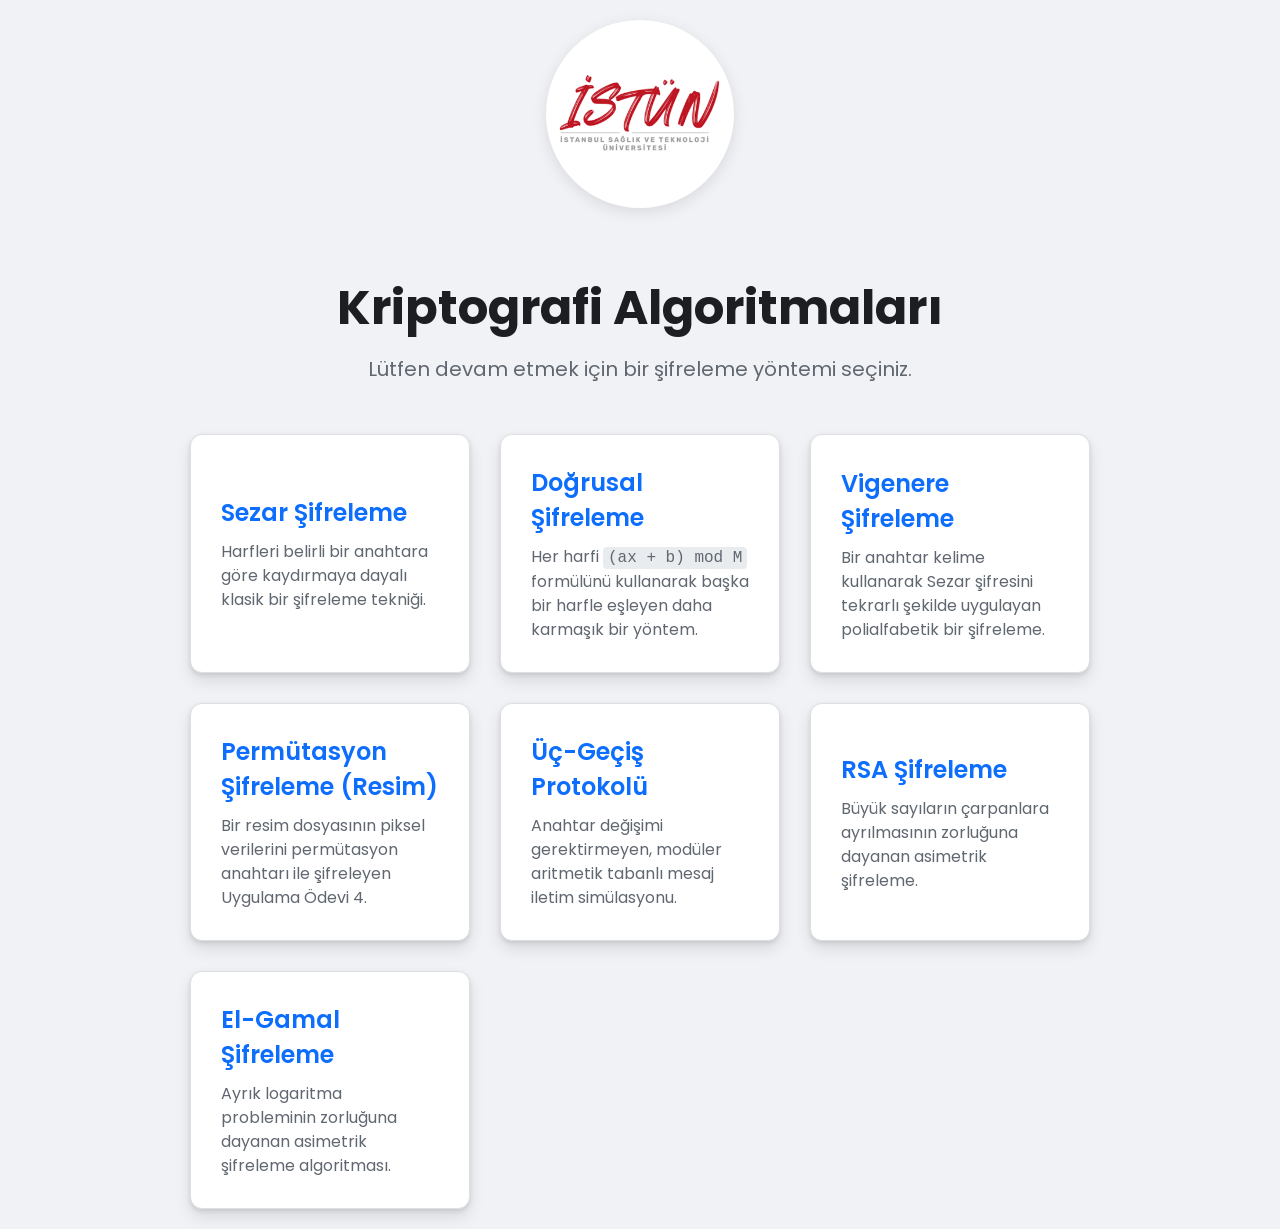
<file: index.html>
<!DOCTYPE html>
<html lang="tr">
<head>
    <meta charset="UTF-8">
    <meta name="viewport" content="width=device-width, initial-scale=1.0">
    <title>Kriptografi Projeleri</title>
    <link rel="stylesheet" href="main-style.css">
</head>
<body>
    <div class="container">
        <header>
            <img src="./sezar/logo1.png" alt="Üniversite Logosu" class="main-logo">
            <h1>Kriptografi Algoritmaları</h1>
            <p>Lütfen devam etmek için bir şifreleme yöntemi seçiniz.</p>
        </header>
        
        <main class="choice-container">
            <!-- 1. Sezar Şifreleme -->
            <a href="./sezar/sezar.html" class="algorithm-card">
                <div class="card-content">
                    <h2>Sezar Şifreleme</h2>
                    <p>Harfleri belirli bir anahtara göre kaydırmaya dayalı klasik bir şifreleme tekniği.</p>
                </div>
            </a>

            <!-- 2. Doğrusal Şifreleme -->
            <a href="./dogrusal/dogrusal.html" class="algorithm-card">
                <div class="card-content">
                    <h2>Doğrusal Şifreleme</h2>
                    <p>Her harfi <code>(ax + b) mod M</code> formülünü kullanarak başka bir harfle eşleyen daha karmaşık bir yöntem.</p>
                </div>
            </a>

            <!-- 3. Vigenere Şifreleme -->
            <a href="./vigenere/vigenere.html" class="algorithm-card">
                <div class="card-content">
                    <h2>Vigenere Şifreleme</h2>
                    <p>Bir anahtar kelime kullanarak Sezar şifresini tekrarlı şekilde uygulayan polialfabetik bir şifreleme.</p>
                </div>
            </a>

            <!-- 4. Permütasyon Şifreleme -->
            <a href="./permutasyon/permutasyon.html" class="algorithm-card">
                <div class="card-content">
                    <h2>Permütasyon Şifreleme (Resim)</h2>
                    <p>Bir resim dosyasının piksel verilerini permütasyon anahtarı ile şifreleyen Uygulama Ödevi 4.</p>
                </div>
            </a>

            <!-- 5. Üç-Geçiş Protokolü -->
            <a href="./ucgecis/ucgecis.html" class="algorithm-card">
                <div class="card-content">
                    <h2>Üç-Geçiş Protokolü</h2>
                    <p>Anahtar değişimi gerektirmeyen, modüler aritmetik tabanlı mesaj iletim simülasyonu.</p>
                </div>
            </a>

            <!-- 6. RSA Şifreleme -->
            <a href="./rsa/rsa.html" class="algorithm-card">
                <div class="card-content">
                    <h2>RSA Şifreleme</h2>
                    <p>Büyük sayıların çarpanlara ayrılmasının zorluğuna dayanan asimetrik şifreleme.</p>
                </div>
            </a>

            <!-- 7. El-Gamal Şifreleme (YENİ EKLENEN) -->
            <a href="./elgamal/elgamal.html" class="algorithm-card">
                <div class="card-content">
                    <h2>El-Gamal Şifreleme</h2>
                    <p>Ayrık logaritma probleminin zorluğuna dayanan asimetrik şifreleme algoritması.</p>
                </div>
            </a>
        </main>
    </div>
</body>
</html>
</file>
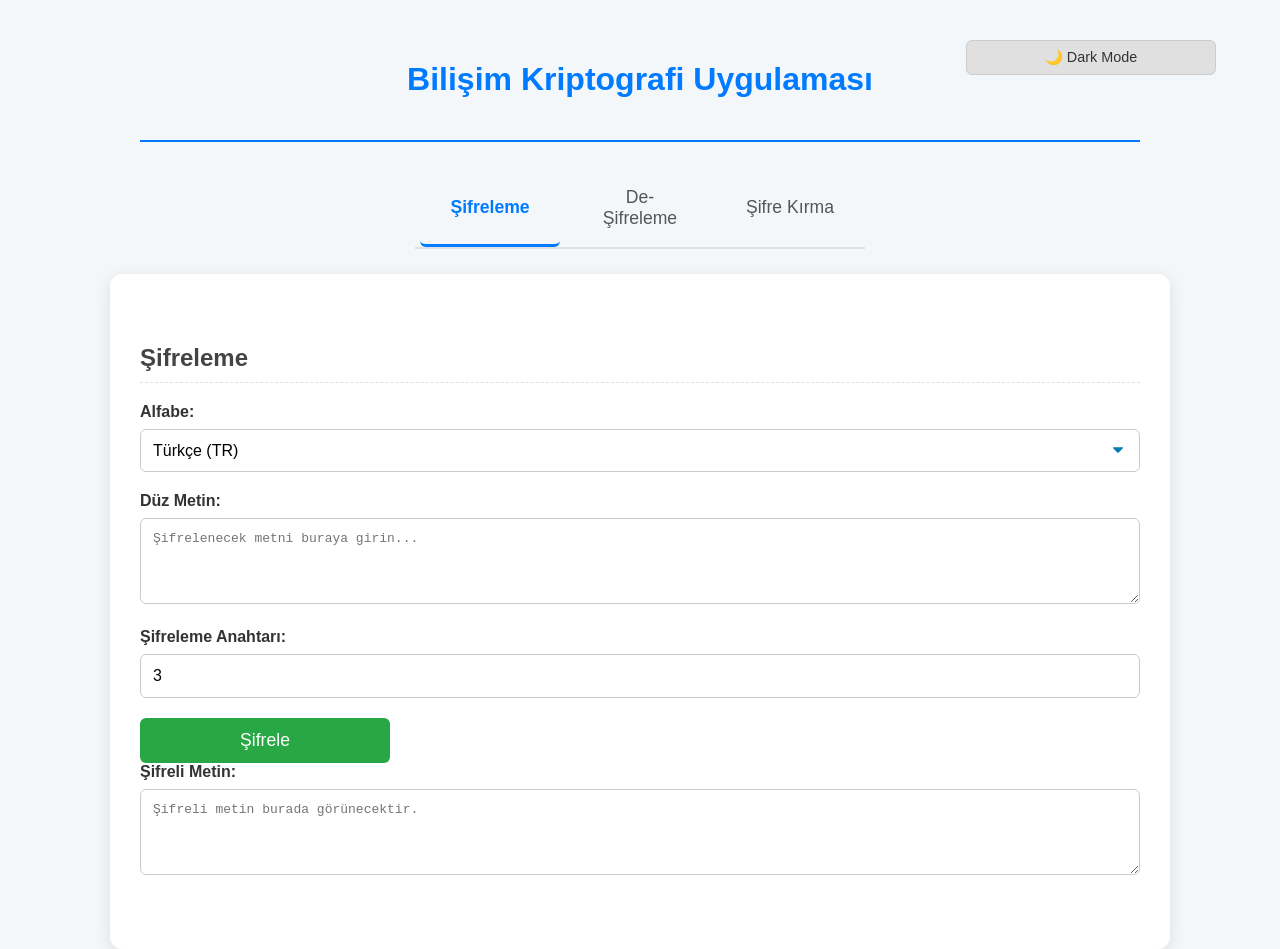
<file: sezar/index.html>
<!DOCTYPE html>
<html lang="tr">
<head>
    <meta charset="UTF-8">
    <meta name="viewport" content="width=device-width, initial-scale=1.0">
    <title>Sezar Şifreleme Uygulaması</title>
    <link rel="stylesheet" href="../css/style.css">
</head>
<body>

    <header>
        <h1>Bilişim Kriptografi Uygulaması</h1>
        <button id="modeToggle" class="mode-toggle">🌙 Dark Mode</button>
    </header>

    <nav class="tabs">
        <button data-tab="encrypt" class="active">Şifreleme</button>
        <button data-tab="decrypt">De-Şifreleme</button>
        <button data-tab="crack">Şifre Kırma</button>
    </nav>

    <main>
        <section id="encrypt" class="content-section tab active">
            <h2>Şifreleme</h2>
            <div class="input-group">
                <label for="alphabetEncrypt">Alfabe:</label>
                <select id="alphabetEncrypt" class="alphabet-select">
                    <option value="tr">Türkçe (TR)</option>
                    <option value="en">İngilizce (EN)</option>
                </select>
            </div>
            <div class="input-group">
                <label for="plainInput">Düz Metin:</label>
                <textarea id="plainInput" rows="4" placeholder="Şifrelenecek metni buraya girin..."></textarea>
            </div>
            <div class="input-group">
                <label for="keyEncrypt">Şifreleme Anahtarı:</label>
                <input type="number" id="keyEncrypt" min="1" max="29" value="3">
            </div>
            <button id="btnEncrypt">Şifrele</button>
            <div class="output-group">
                <label for="cipherOutput">Şifreli Metin:</label>
                <textarea id="cipherOutput" rows="4" readonly placeholder="Şifreli metin burada görünecektir."></textarea>
            </div>
        </section>

        <section id="decrypt" class="content-section tab">
            <h2>De-Şifreleme</h2>
            <div class="input-group">
                <label for="alphabetDecrypt">Alfabe:</label>
                <select id="alphabetDecrypt" class="alphabet-select">
                    <option value="tr">Türkçe (TR)</option>
                    <option value="en">İngilizce (EN)</option>
                </select>
            </div>
            <div class="input-group">
                <label for="cipherInput">Şifreli Metin:</label>
                <textarea id="cipherInput" rows="4" placeholder="De-şifrelenecek metni buraya girin..."></textarea>
            </div>
            <div class="input-group">
                <label for="keyDecrypt">Şifreleme Anahtarı:</label>
                <input type="number" id="keyDecrypt" min="1" max="29" value="3">
            </div>
            <button id="btnDecrypt">De-Şifrele</button>
            <div class="output-group">
                <label for="plainOutput">Düz Metin:</label>
                <textarea id="plainOutput" rows="4" readonly placeholder="Düz metin burada görünecektir."></textarea>
            </div>
        </section>

        <section id="crack" class="content-section tab">
            <h2>Şifre Kırma (Frekans Analizi)</h2>
            <div class="input-group">
                <label for="crackInput">Şifreli Metin:</label>
                <textarea id="crackInput" rows="4" placeholder="Kırılacak şifreli metni buraya girin..."></textarea>
            </div>
            <button id="btnCrack">Şifreyi Kır</button>
            <div class="output-group">
                <div id="freqList" class="info-text">Frekans analizi sonuçları burada görünecek.</div>
                <div id="crackCandidates" class="candidates-container">Olası çözümler burada listelenecek.</div>
            </div>
        </section>
    </main>

    <div id="reportModal" class="modal-overlay hidden">
    <div class="modal-content">
        <button id="closeReportBtn" class="modal-close">&times;</button>
        <div class="report-header">
            <img src="logo1.png" alt="Üniversite Logosu" class="report-logo">
            <h2>Kriptografik Analiz Raporu</h2>
        </div>
        <div class="report-body">
            <p><strong>Analiz Tarihi:</strong> <span id="reportDate"></span></p>
            <p><strong>Uygulanan Yöntem:</strong> <span id="reportMethod"></span></p>
            <hr>
            <h3>Analiz Edilen Metin</h3>
            <textarea id="reportCiphertext" class="report-textarea" rows="3" readonly></textarea>
            
            <h3>Metin Özellikleri</h3>
            <p>
                <strong>Toplam Karakter Sayısı:</strong> <span id="reportTotalChars"></span> | 
                <strong>Toplam Harf Sayısı:</strong> <span id="reportLetterChars"></span>
            </p>

            <h3>Harf Frekans Dağılımı</h3>
            <div id="reportFreqTable" class="freq-table"></div>
            
            
            <hr>
            
<h3>Frekans Tabanlı Öneriler</h3>
<div id="reportSuggestions" class="report-results-list">
    </div>

<h3>Tüm Olasılıklar (Brute-force)</h3>
<div id="reportBruteForce" class="report-results-list">
    </div>

        </div>
        <div class="report-footer">
            <button id="printReportBtn" class="report-print-btn">Raporu Yazdır</button>
        </div>
    </div>
</div>

    <script src="sezar.js"></script>
</body>
</html>
</file>
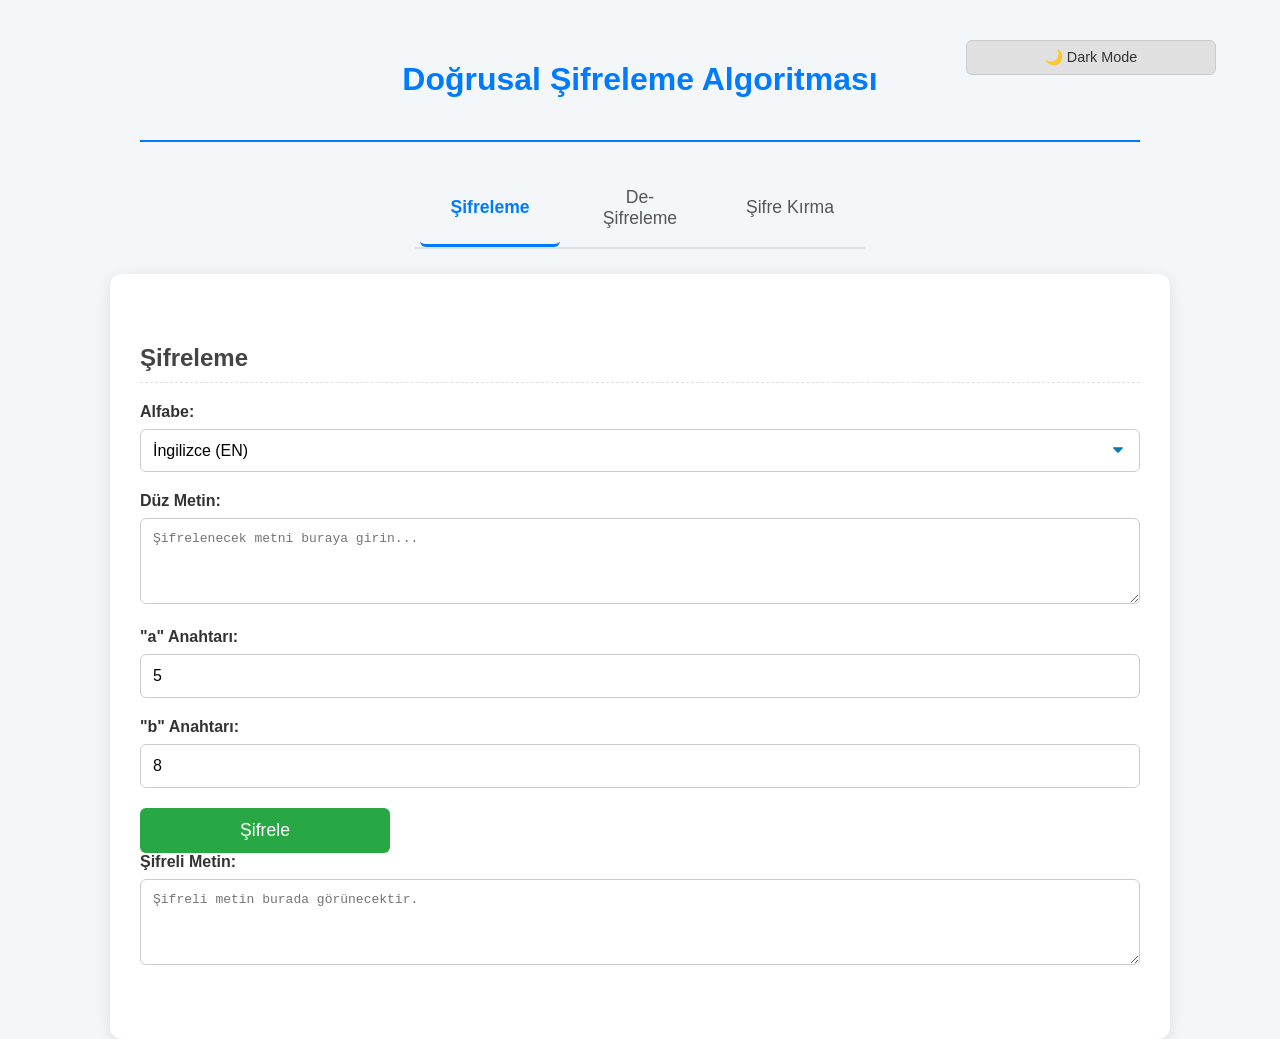
<file: dogrusal/dogrusal.html>
<!DOCTYPE html>
<html lang="tr">
<head>
    <meta charset="UTF-8">
    <meta name="viewport" content="width=device-width, initial-scale=1.0">
    <title>Doğrusal Şifreleme Uygulaması</title>
    <link rel="stylesheet" href="../css/style.css">
</head>
<body>

    <header>
        <h1>Doğrusal Şifreleme Algoritması</h1>
        <button id="modeToggle" class="mode-toggle">🌙 Dark Mode</button>
    </header>

    <nav class="tabs">
        <button data-tab="encrypt" class="active">Şifreleme</button>
        <button data-tab="decrypt">De-Şifreleme</button>
        <button data-tab="crack">Şifre Kırma</button>
    </nav>

    <main>
    
        <section id="encrypt" class="content-section tab active">
            <h2>Şifreleme</h2>
            <div class="input-group">
                <label for="alphabetEncrypt">Alfabe:</label>
                <select id="alphabetEncrypt" class="alphabet-select">
                    <option value="en">İngilizce (EN)</option>
                    <option value="tr">Türkçe (TR)</option>
                </select>
            </div>
            <div class="input-group">
                <label for="plainInput">Düz Metin:</label>
                <textarea id="plainInput" rows="4" placeholder="Şifrelenecek metni buraya girin..."></textarea>
            </div>
            <div class="input-group">
                <label for="keyA_encrypt">"a" Anahtarı:</label>
                <input type="number" id="keyA_encrypt" value="5">
                <p class="error-message" id="keyA_encrypt_error"></p>
            </div>
            <div class="input-group">
                <label for="keyB_encrypt">"b" Anahtarı:</label>
                <input type="number" id="keyB_encrypt" value="8">
            </div>
            <button id="btnEncrypt">Şifrele</button>
            <div class="output-group">
                <label for="cipherOutput">Şifreli Metin:</label>
                <textarea id="cipherOutput" rows="4" readonly placeholder="Şifreli metin burada görünecektir."></textarea>
            </div>
        </section>

   
        <section id="decrypt" class="content-section tab">
            <h2>De-Şifreleme</h2>
            <div class="input-group">
                <label for="alphabetDecrypt">Alfabe:</label>
                <select id="alphabetDecrypt" class="alphabet-select">
                    <option value="en">İngilizce (EN)</option>
                    <option value="tr">Türkçe (TR)</option>
                </select>
            </div>
            <div class="input-group">
                <label for="cipherInput">Şifreli Metin:</label>
                <textarea id="cipherInput" rows="4" placeholder="De-şifrelenecek metni buraya girin..."></textarea>
            </div>
             <div class="input-group">
                <label for="keyA_decrypt">"a" Anahtarı:</label>
                <input type="number" id="keyA_decrypt" value="5">
                <p class="error-message" id="keyA_decrypt_error"></p>
            </div>
            <div class="input-group">
                <label for="keyB_decrypt">"b" Anahtarı:</label>
                <input type="number" id="keyB_decrypt" value="8">
            </div>
            <button id="btnDecrypt">De-Şifrele</button>
            <div class="output-group">
                <label for="plainOutput">Düz Metin:</label>
                <textarea id="plainOutput" rows="4" readonly placeholder="Düz metin burada görünecektir."></textarea>
            </div>
        </section>

       
        <section id="crack" class="content-section tab">
            <h2>Şifre Kırma</h2>
            <div class="input-group">
                <label for="alphabetCrack">Analiz Edilecek Alfabe:</label>
                <select id="alphabetCrack" class="alphabet-select">
                    <option value="en">İngilizce (EN)</option>
                    <option value="tr">Türkçe (TR)</option>
                </select>
            </div>
            <div class="input-group">
                <label for="crackInput">Şifreli Metin:</label>
                <textarea id="crackInput" rows="4" placeholder="Kırılacak şifreli metni buraya girin..."></textarea>
            </div>
            <button id="btnCrack">Şifreyi Kır</button>
            <div class="output-group">
                <div id="crackCandidates" class="candidates-container">Olası (a, b) çiftleri ve çözümler burada listelenecek.</div>
            </div>
        </section>
    </main>

    <script src="dogrusal.js"></script>
</body>
</html>
</file>
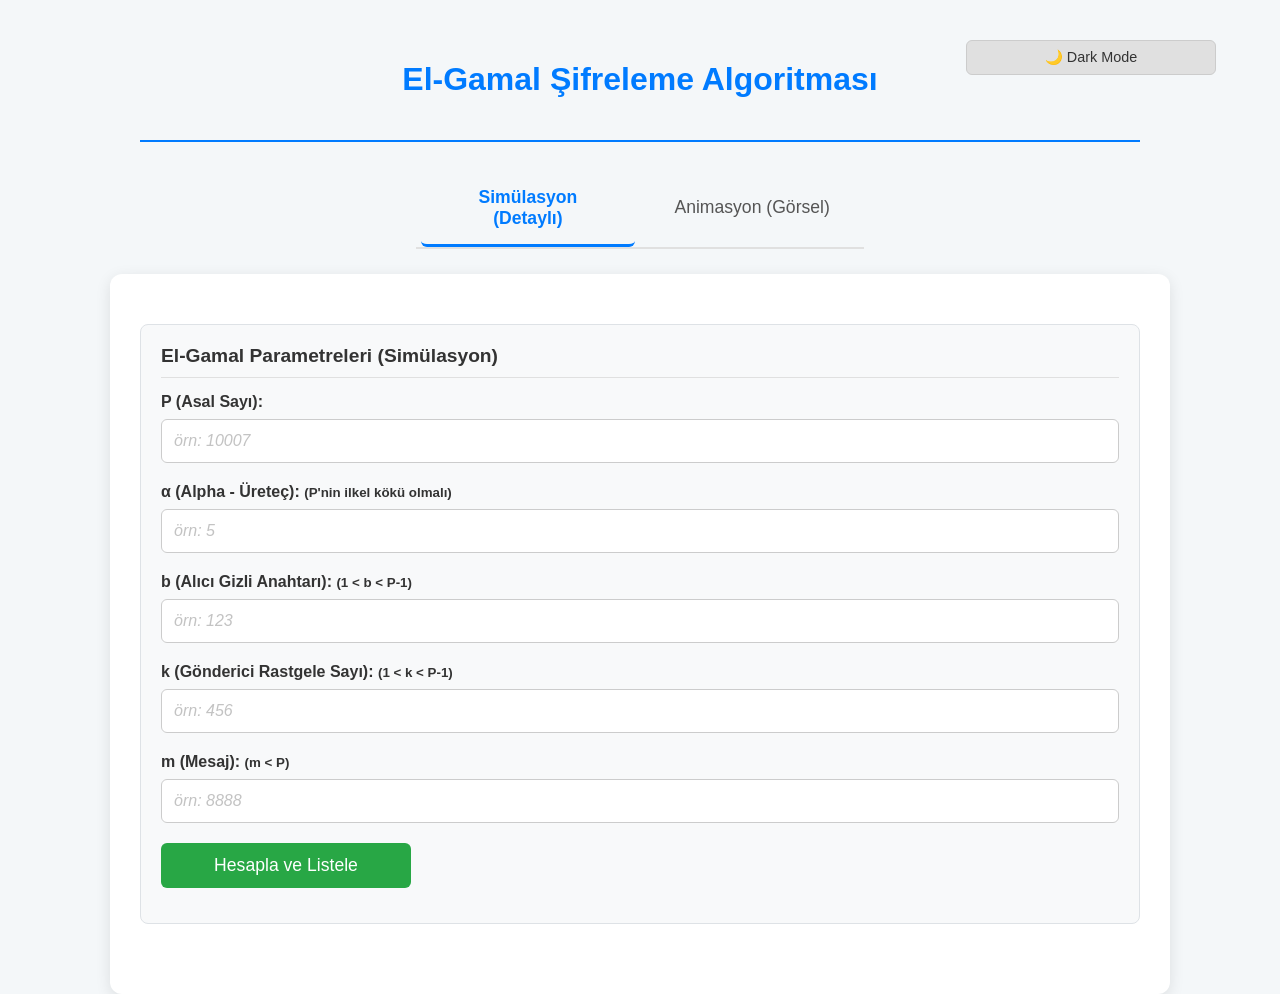
<file: elgamal/elgamal.html>
<!DOCTYPE html>
<html lang="tr">
<head>
    <meta charset="UTF-8">
    <meta name="viewport" content="width=device-width, initial-scale=1.0">
    <title>El-Gamal Şifreleme Algoritması</title>
    <link rel="stylesheet" href="../css/style.css">
    <link rel="stylesheet" href="https://cdnjs.cloudflare.com/ajax/libs/font-awesome/6.4.0/css/all.min.css">
    <style>
        /* --- Ortak Stiller --- */
        .step-container {
            background: #fff; border: 1px solid #ddd; border-radius: 8px; padding: 15px; margin-top: 15px; box-shadow: 0 2px 5px rgba(0,0,0,0.05);
        }
        .step-title { font-weight: bold; color: #007bff; display: block; margin-bottom: 5px; border-bottom: 1px solid #eee; padding-bottom: 5px; }
        .step-value { font-family: 'Courier New', monospace; background: #f8f9fa; padding: 2px 8px; border-radius: 4px; border: 1px solid #e9ecef; font-weight: bold; word-break: break-all; }
        .formula { font-style: italic; color: #6c757d; font-size: 0.9em; margin-left: 5px; }

        /* Animasyon Sahnesi */
        .simulation-stage {
            display: flex; justify-content: space-between; align-items: center; padding: 40px; background-color: #f8f9fa; border-radius: 12px; border: 1px solid #dee2e6; margin-top: 20px; position: relative; height: 350px; overflow: hidden;
        }
        .actor { text-align: center; z-index: 2; width: 140px; }
        .actor i { font-size: 3.5em; color: #555; margin-bottom: 10px; }
        .actor-name { font-weight: bold; display: block; }
        
        /* Anahtar ve Mesaj Kutuları */
        .key-badge { font-size: 0.75em; padding: 4px; border-radius: 4px; margin-top: 5px; display: block; margin-bottom: 2px; }
        .public-key { background-color: #d1ecf1; color: #0c5460; border: 1px solid #bee5eb; }
        .private-key { background-color: #f8d7da; color: #721c24; border: 1px solid #f5c6cb; }
        .calc-value { background-color: #fff3cd; color: #856404; border: 1px solid #ffeeba; }

        .message-box {
            position: absolute; left: 140px; top: 50%; transform: translateY(-50%);
            background-color: #28a745; border: 2px solid #1e7e34; color: white;
            padding: 10px; border-radius: 8px; text-align: center; min-width: 100px;
            transition: all 1.5s ease-in-out; z-index: 3; opacity: 0;
        }
        
        .flying-obj {
            position: absolute; font-size: 1.2em; color: #007bff; transition: all 1.5s ease-in-out; z-index: 4; opacity: 0;
            background: white; padding: 5px; border-radius: 5px; border: 1px solid #ccc;
        }

        .controls { display: flex; justify-content: center; gap: 10px; margin-top: 20px; }
        .controls button { width: auto; padding: 8px 20px; }
        .step-info { margin-top: 20px; padding: 15px; border-left: 4px solid #007bff; background: #e7f1ff; border-radius: 4px; }
        
        .status-badge { display: inline-block; padding: 10px; border-radius: 6px; margin-top: 10px; width: 100%; box-sizing: border-box; }
        .status-error { background-color: #f8d7da; color: #721c24; border: 1px solid #f5c6cb; }
        .status-success { background-color: #d4edda; color: #155724; border: 1px solid #c3e6cb; }

        /* Input Bar */
        .input-bar { background-color: #f8f9fa; border: 1px solid #dee2e6; padding: 20px; border-radius: 8px; margin-bottom: 20px; }
        .input-bar h2 { margin-top: 0; font-size: 1.2em; color: #333; border-bottom: 1px solid #e0e0e0; padding-bottom: 10px; margin-bottom: 15px; }

        ::placeholder { color: #aaa; opacity: 0.7; font-style: italic; }

        /* Dark Mode */
        body.dark .step-container, body.dark .simulation-stage { background: #2c2c2c; border-color: #444; }
        body.dark .step-value { background: #1e1e1e; border-color: #555; color: #f0f0f0; }
        body.dark .formula { color: #bbb; }
        body.dark .actor i { color: #ccc; }
        body.dark .message-box { background-color: #1e7e34; border-color: #28a745; color: #fff; }
        body.dark .step-info { background-color: #1e2a36; border-left-color: #00aaff; color: #fff; }
        body.dark .input-bar { background-color: #2c2c2c; border-color: #444; }
        body.dark .input-bar h2 { color: #f0f0f0; border-bottom-color: #555; }
        body.dark .flying-obj { background: #333; border-color: #555; color: #fff; }
    </style>
</head>
<body>

    <header>
        <h1>El-Gamal Şifreleme Algoritması</h1>
        <button id="modeToggle" class="mode-toggle">🌙 Dark Mode</button>
    </header>

    <nav class="tabs">
        <button data-tab="tabSimulation" class="active">Simülasyon (Detaylı)</button>
        <button data-tab="tabAnimation">Animasyon (Görsel)</button>
    </nav>

    <main>
        <!-- 1. SEKME: SİMÜLASYON -->
        <section id="tabSimulation" class="content-section tab active">
            <div class="input-bar">
                <h2>El-Gamal Parametreleri (Simülasyon)</h2>
                <div class="input-group">
                    <label for="sim_P">P (Asal Sayı):</label>
                    <input type="number" id="sim_P" placeholder="örn: 10007">
                </div>
                <div class="input-group">
                    <label for="sim_Alpha">α (Alpha - Üreteç): <small>(P'nin ilkel kökü olmalı)</small></label>
                    <input type="number" id="sim_Alpha" placeholder="örn: 5">
                </div>
                <div class="input-group">
                    <label for="sim_B">b (Alıcı Gizli Anahtarı): <small>(1 < b < P-1)</small></label>
                    <input type="number" id="sim_B" placeholder="örn: 123">
                </div>
                <div class="input-group">
                    <label for="sim_K">k (Gönderici Rastgele Sayı): <small>(1 < k < P-1)</small></label>
                    <input type="number" id="sim_K" placeholder="örn: 456">
                </div>
                <div class="input-group">
                    <label for="sim_M">m (Mesaj): <small>(m < P)</small></label>
                    <input type="number" id="sim_M" placeholder="örn: 8888">
                </div>
                
                <button id="btnRunStatic" style="width: 100%; margin-top: 10px;">Hesapla ve Listele</button>
                <div id="sim_ValidationArea" style="margin-top: 15px;"></div>
            </div>

            <div id="simResults" class="hidden">
                <h3>El-Gamal İşlem Adımları</h3>
                
                <div class="step-container">
                    <span class="step-title">1. Alıcı (Bob) Anahtar Üretimi</span>
                    <div>Açık Anahtar (β): <span id="txtBeta" class="step-value">-</span> <span class="formula">β ≡ α^b mod P</span></div>
                    <div>Yayınlanan Açık Anahtar Üçlüsü: <span id="txtPublicKey" class="step-value">-</span> <span class="formula">(P, α, β)</span></div>
                </div>

                <div class="step-container">
                    <span class="step-title">2. Gönderici (Alice) Şifreleme</span>
                    <div>C1: <span id="txtC1" class="step-value">-</span> <span class="formula">C1 ≡ α^k mod P</span></div>
                    <div>C2: <span id="txtC2" class="step-value">-</span> <span class="formula">C2 ≡ m * β^k mod P</span></div>
                    <div>Şifreli Metin İkilisi: <span id="txtCipherPair" class="step-value">-</span> <span class="formula">(C1, C2)</span></div>
                </div>

                <div class="step-container">
                    <span class="step-title">3. Alıcı (Bob) De-Şifreleme</span>
                    <div>Ortak Sır (S): <span id="txtSharedSecret" class="step-value">-</span> <span class="formula">S ≡ C1^b mod P</span></div>
                    <div>S'nin Tersi (S⁻¹): <span id="txtSInverse" class="step-value">-</span> <span class="formula">S * S⁻¹ ≡ 1 mod P</span></div>
                    <div>Çözülen Mesaj (m'): <span id="txtDecrypted" class="step-value">-</span> <span class="formula">m' ≡ C2 * S⁻¹ mod P</span></div>
                </div>
            </div>
        </section>

        <!-- 2. SEKME: ANİMASYON -->
        <section id="tabAnimation" class="content-section tab">
            <div class="input-bar">
                <h2>El-Gamal Parametreleri (Animasyon)</h2>
                <div class="input-group">
                    <label for="anim_P">P (Asal Sayı):</label>
                    <input type="number" id="anim_P" placeholder="örn: 10007">
                </div>
                <div class="input-group">
                    <label for="anim_Alpha">α (Alpha - Üreteç):</label>
                    <input type="number" id="anim_Alpha" placeholder="örn: 5">
                </div>
                <div class="input-group">
                    <label for="anim_B">b (Alıcı Gizli Anahtarı):</label>
                    <input type="number" id="anim_B" placeholder="örn: 123">
                </div>
                <div class="input-group">
                    <label for="anim_K">k (Gönderici Rastgele Sayı):</label>
                    <input type="number" id="anim_K" placeholder="örn: 456">
                </div>
                <div class="input-group">
                    <label for="anim_M">m (Mesaj):</label>
                    <input type="number" id="anim_M" placeholder="örn: 8888">
                </div>

                <button id="btnRunAnimation" style="width: 100%; margin-top: 10px;">Animasyonu Hazırla</button>
                <div id="anim_ValidationArea" style="margin-top: 15px;"></div>
            </div>

            <div id="animationContainer" class="hidden">
                <div class="simulation-stage">
                    <!-- GÖNDERİCİ (ALICE) -->
                    <div class="actor">
                        <i class="fas fa-user"></i>
                        <span class="actor-name">Gönderici (Alice)</span>
                        <div id="aliceArea"></div>
                    </div>
                    
                    <!-- UÇAN OBJELER (Anahtarlar ve Mesaj) -->
                    <div id="flyingObj" class="flying-obj"></div>

                    <!-- ALICI (BOB) -->
                    <div class="actor">
                        <i class="fas fa-user-tie"></i>
                        <span class="actor-name">Alıcı (Bob)</span>
                        <div id="bobArea"></div>
                    </div>
                </div>

                <div class="step-info" id="stepInfoBox">
                    <strong>Durum:</strong> Başlatılmaya hazır.
                </div>

                <div class="controls">
                    <button id="btnNextStep" disabled>İleri <i class="fas fa-arrow-right"></i></button>
                    <button id="btnReset" class="btn-secondary">Sıfırla</button>
                </div>
            </div>
        </section>
    </main>

    <script src="elgamal.js"></script>
</body>
</html>
</file>
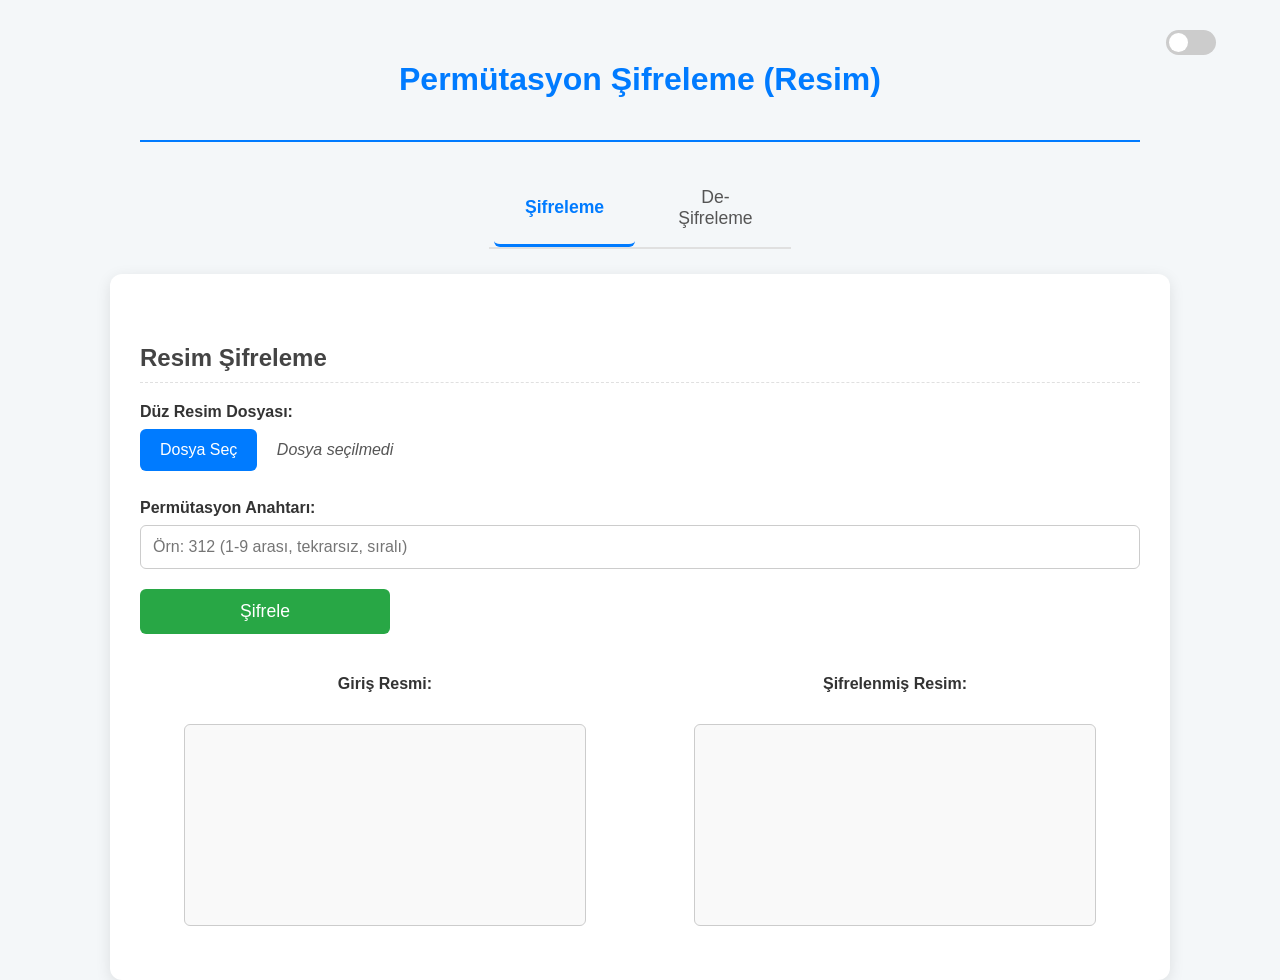
<file: permutasyon/permutasyon.html>
<!DOCTYPE html>
<html lang="tr">
<head>
    <meta charset="UTF-8">
    <meta name="viewport" content="width=device-width, initial-scale=1.0">
    <title>Permütasyon Resim Şifreleme</title>
    <link rel="stylesheet" href="../css/style.css">
    
    <style>
        canvas {
            max-width: 100%;
            border: 1px solid #ccc;
            border-radius: 6px;
            margin-top: 10px;
            min-height: 200px;
            background: #f9f9f9;
        }
        body.dark canvas {
            border-color: #555;
            background: #2c2c2c;
        }
        .canvas-grid-container {
            display: grid;
            grid-template-columns: 1fr 1fr;
            gap: 20px;
            margin-top: 20px;
        }
        .canvas-container {
            width: 100%;
            text-align: center;
        }

        .styled-text-input {
            width: 100%;
            padding: 12px;
            border: 1px solid #ccc;
            border-radius: 6px;
            box-sizing: border-box;
            font-size: 1em;
            background: #fff;
            transition: all 0.3s;
        }
        body.dark .styled-text-input {
            background-color: #2c2c2c;
            color: #f0f0f0;
            border-color: #555;
        }
        .styled-text-input:focus {
            border-color: #007bff;
            outline: none;
            box-shadow: 0 0 5px rgba(0, 123, 255, 0.2);
        }
        body.dark .styled-text-input:focus {
            border-color: #00aaff;
            box-shadow: 0 0 5px rgba(0, 170, 255, 0.3);
        }

        .file-upload-input {
            width: 0.1px;
            height: 0.1px;
            opacity: 0;
            overflow: hidden;
            position: absolute;
            z-index: -1;
        }
    
        .file-upload-label {
            display: inline-block;
            padding: 12px 20px;
            background-color: #007bff;
            color: white !important;
            border-radius: 6px;
            cursor: pointer;
            font-weight: 500;
            transition: background-color 0.3s;
            font-size: 1em;
        }
        .file-upload-label:hover {
            background-color: #0056b3;
        }
        body.dark .file-upload-label {
            background-color: #00aaff;
            color: #121212 !important;
        }
        body.dark .file-upload-label:hover {
            background-color: #007bff;
        }
 
        .file-name-display {
            display: inline-block;
            margin-left: 15px;
            font-style: italic;
            color: #555;
        }
        body.dark .file-name-display {
            color: #bbb;
        }

  
        .mode-toggle-label {
            position: absolute;
            top: 30px;
            right: 5%;
            display: inline-block;
            width: 50px;
            height: 25px;
        }
        .mode-toggle-label input { opacity: 0; width: 0; height: 0; }
        .slider {
            position: absolute;
            cursor: pointer;
            top: 0; left: 0; right: 0; bottom: 0;
            background-color: #ccc;
            transition: .4s;
            border-radius: 25px;
        }
        .slider:before {
            position: absolute;
            content: "";
            height: 19px;
            width: 19px;
            left: 3px;
            bottom: 3px;
            background-color: white;
            transition: .4s;
            border-radius: 50%;
        }
        input:checked + .slider { background-color: #007bff; }
        input:checked + .slider:before { transform: translateX(25px); }
        

        .download-btn { 
            display: none;
            background-color: #007bff; 
            color: white !important; 
            text-decoration: none; 
            padding: 10px; 
            text-align: center; 
            border-radius: 6px; 
            margin-top: 10px; 
            width: 100%; 
            max-width: 250px; 
            box-sizing: border-box; 
            margin-left: auto;
            margin-right: auto;
        }
        .download-btn:hover { background-color: #0056b3; }
    </style>
</head>
<body>
    <header>
        <h1>Permütasyon Şifreleme (Resim)</h1>
        <label class="mode-toggle-label">
            <input type="checkbox" id="modeToggleCheckbox">
            <span class="slider"></span>
        </label>
    </header>

    <nav class="tabs">
        <button data-tab="encrypt" class="active">Şifreleme</button>
        <button data-tab="decrypt">De-Şifreleme</button>
    </nav>

    <main>
        <section id="encrypt" class="content-section tab active">
            <h2>Resim Şifreleme</h2>
            
            <div class="input-group">
                <label>Düz Resim Dosyası:</label>
                <div>
                    <label for="encryptImageInput" class="file-upload-label">Dosya Seç</label>
                    <input type="file" id="encryptImageInput" accept="image/*" class="file-upload-input">
                    <span id="encryptFileName" class="file-name-display">Dosya seçilmedi</span>
                </div>
            </div>

            <div class="input-group">
                <label for="encryptKey">Permütasyon Anahtarı:</label>
                <input type="text" id="encryptKey" class="styled-text-input" placeholder="Örn: 312 (1-9 arası, tekrarsız, sıralı)">
            </div>
            <button id="btnEncrypt">Şifrele</button>
            <div class="canvas-grid-container">
                <div class="canvas-container">
                    <h4>Giriş Resmi:</h4>
                    <canvas id="encryptCanvasInput"></canvas>
                </div>
                <div class="canvas-container">
                    <h4>Şifrelenmiş Resim:</h4>
                    <canvas id="encryptCanvasOutput"></canvas>
                    <a id="btnDownloadEncrypt" class="download-btn">Şifreli Resmi İndir</a>
                </div>
            </div>
        </section>

        <section id="decrypt" class="content-section tab">
            <h2>Resim De-Şifreleme</h2>
            
            <div class="input-group">
                <label>Şifreli Resim Dosyası:</label>
                <div>
                    <label for="decryptImageInput" class="file-upload-label">Dosya Seç</label>
                    <input type="file" id="decryptImageInput" accept="image/*" class="file-upload-input">
                    <span id="decryptFileName" class="file-name-display">Dosya seçilmedi</span>
                </div>
            </div>

            <div class="input-group">
                <label for="decryptKey">Permütasyon Anahtarı:</label>
                <input type="text" id="decryptKey" class="styled-text-input" placeholder="Şifrelemede kullanılan anahtarın aynısı">
            </div>
            <button id="btnDecrypt">De-Şifrele</button>
            <div class="canvas-grid-container">
                <div class="canvas-container">
                    <h4>Giriş Resmi (Şifreli):</h4>
                    <canvas id="decryptCanvasInput"></canvas>
                </div>
                <div class="canvas-container">
                    <h4>Çözülmüş Resim:</h4>
                    <canvas id="decryptCanvasOutput"></canvas>
                </div>
            </div>
        </section>
    </main>

    <script src="permutasyon.js"></script>
</body>
</html>
</file>
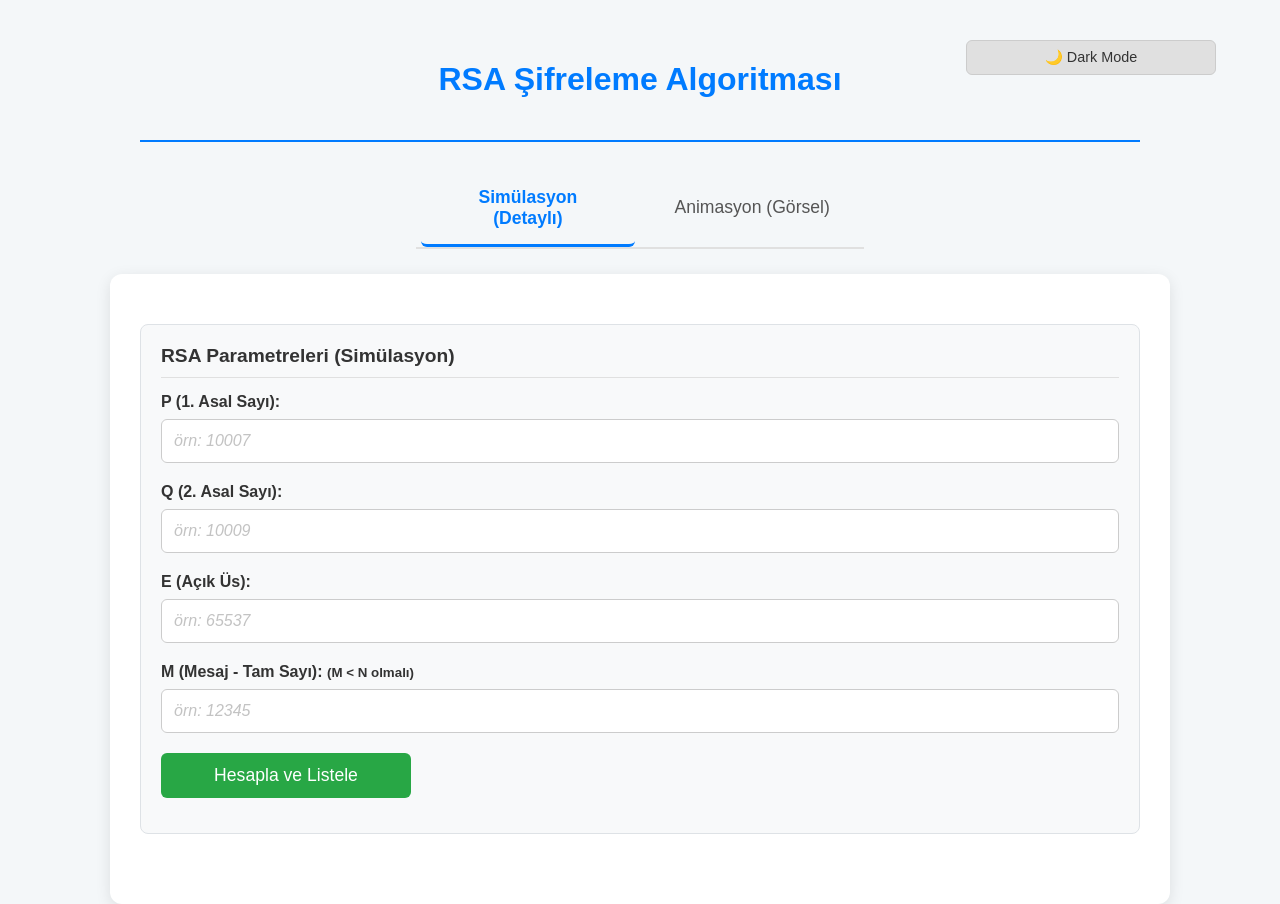
<file: rsa/rsa.html>
<!DOCTYPE html>
<html lang="tr">
<head>
    <meta charset="UTF-8">
    <meta name="viewport" content="width=device-width, initial-scale=1.0">
    <title>RSA Şifreleme Algoritması</title>
    <link rel="stylesheet" href="../css/style.css">
    <link rel="stylesheet" href="https://cdnjs.cloudflare.com/ajax/libs/font-awesome/6.4.0/css/all.min.css">
    <style>
        /* --- Ortak Stiller --- */
        .step-container {
            background: #fff;
            border: 1px solid #ddd;
            border-radius: 8px;
            padding: 15px;
            margin-top: 15px;
            box-shadow: 0 2px 5px rgba(0,0,0,0.05);
        }
        .step-title {
            font-weight: bold;
            color: #007bff;
            display: block;
            margin-bottom: 5px;
            border-bottom: 1px solid #eee;
            padding-bottom: 5px;
        }
        .step-value {
            font-family: 'Courier New', monospace;
            background: #f8f9fa;
            padding: 2px 8px;
            border-radius: 4px;
            border: 1px solid #e9ecef;
            font-weight: bold;
            word-break: break-all;
        }
        .formula { font-style: italic; color: #6c757d; font-size: 0.9em; margin-left: 5px; }

        /* Animasyon Sahnesi */
        .simulation-stage {
            display: flex;
            justify-content: space-between;
            align-items: center;
            padding: 40px;
            background-color: #f8f9fa;
            border-radius: 12px;
            border: 1px solid #dee2e6;
            margin-top: 20px;
            position: relative;
            height: 350px;
            overflow: hidden;
        }
        .actor { text-align: center; z-index: 2; width: 120px; }
        .actor i { font-size: 3.5em; color: #555; margin-bottom: 10px; }
        .actor-name { font-weight: bold; display: block; }
        
        .key-badge {
            font-size: 0.75em;
            padding: 4px;
            border-radius: 4px;
            margin-top: 5px;
            display: block;
            margin-bottom: 2px;
        }
        .public-key { background-color: #d1ecf1; color: #0c5460; border: 1px solid #bee5eb; }
        .private-key { background-color: #f8d7da; color: #721c24; border: 1px solid #f5c6cb; }

        /* Hareketli Mesaj Kutusu */
        .message-box {
            position: absolute;
            left: 140px;
            top: 50%;
            transform: translateY(-50%);
            background-color: #ffc107;
            border: 2px solid #e0a800;
            padding: 10px;
            border-radius: 8px;
            text-align: center;
            min-width: 100px;
            transition: left 1.5s ease-in-out, transform 0.5s, opacity 0.5s;
            z-index: 3;
            box-shadow: 0 4px 6px rgba(0,0,0,0.1);
        }
        
        .flying-key {
            position: absolute;
            font-size: 1.5em;
            color: #007bff;
            transition: all 1.5s ease-in-out;
            z-index: 4;
        }

        .controls { display: flex; justify-content: center; gap: 10px; margin-top: 20px; }
        .controls button { width: auto; padding: 8px 20px; }
        .step-info { margin-top: 20px; padding: 15px; border-left: 4px solid #007bff; background: #e7f1ff; border-radius: 4px; }
        
        .status-badge { display: inline-block; padding: 10px; border-radius: 6px; margin-top: 10px; width: 100%; box-sizing: border-box; }
        .status-error { background-color: #f8d7da; color: #721c24; border: 1px solid #f5c6cb; }
        .status-success { background-color: #d4edda; color: #155724; border: 1px solid #c3e6cb; }

        /* Ortak Giriş Alanı Stili */
        .input-bar {
            background-color: #f8f9fa;
            border: 1px solid #dee2e6;
            padding: 20px;
            border-radius: 8px;
            margin-bottom: 20px;
        }
        .input-bar h2 {
            margin-top: 0;
            font-size: 1.2em;
            color: #333;
            border-bottom: 1px solid #e0e0e0;
            padding-bottom: 10px;
            margin-bottom: 15px;
        }

        /* Placeholder Rengi */
        ::placeholder { color: #aaa; opacity: 0.7; font-style: italic; }

        /* Dark Mode */
        body.dark .step-container, body.dark .simulation-stage { background: #2c2c2c; border-color: #444; }
        body.dark .step-value { background: #1e1e1e; border-color: #555; color: #f0f0f0; }
        body.dark .formula { color: #bbb; }
        body.dark .actor i { color: #ccc; }
        body.dark .message-box { background-color: #bfa15f; border-color: #8f763b; color: #000; }
        body.dark .step-info { background-color: #1e2a36; border-left-color: #00aaff; color: #fff; }
        body.dark .public-key { background-color: #1b4b52; color: #d1ecf1; border-color: #2c6e77; }
        body.dark .private-key { background-color: #581b20; color: #f8d7da; border-color: #842029; }
        body.dark .input-bar { background-color: #2c2c2c; border-color: #444; }
        body.dark .input-bar h2 { color: #f0f0f0; border-bottom-color: #555; }
    </style>
</head>
<body>

    <header>
        <h1>RSA Şifreleme Algoritması</h1>
        <button id="modeToggle" class="mode-toggle">🌙 Dark Mode</button>
    </header>

    <!-- Sekmeler (En Üstte) -->
    <nav class="tabs">
        <button data-tab="tabSimulation" class="active">Simülasyon (Detaylı)</button>
        <button data-tab="tabAnimation">Animasyon (Görsel)</button>
    </nav>

    <main>
        <!-- 1. SEKME: SİMÜLASYON -->
        <section id="tabSimulation" class="content-section tab active">
            
            <!-- Simülasyon Giriş Alanı -->
            <div class="input-bar">
                <h2>RSA Parametreleri (Simülasyon)</h2>
                <div class="input-group">
                    <label for="sim_P">P (1. Asal Sayı):</label>
                    <input type="number" id="sim_P" placeholder="örn: 10007">
                </div>
                <div class="input-group">
                    <label for="sim_Q">Q (2. Asal Sayı):</label>
                    <input type="number" id="sim_Q" placeholder="örn: 10009">
                </div>
                <div class="input-group">
                    <label for="sim_E">E (Açık Üs):</label>
                    <input type="number" id="sim_E" placeholder="örn: 65537">
                </div>
                <div class="input-group">
                    <label for="sim_M">M (Mesaj - Tam Sayı): <small>(M < N olmalı)</small></label>
                    <input type="number" id="sim_M" placeholder="örn: 12345">
                </div>
                
                <button id="btnRunStatic" style="width: 100%; margin-top: 10px;">Hesapla ve Listele</button>
                <div id="sim_ValidationArea" style="margin-top: 15px;"></div>
            </div>

            <div id="simResults" class="hidden">
                <h3>RSA İşlem Adımları</h3>
                
                <div class="step-container">
                    <span class="step-title">1. Modül ve Totient Hesabı</span>
                    <div>Modül (n): <span id="txtN" class="step-value">-</span> <span class="formula">n = p * q</span></div>
                    <div>Totient (φ(n)): <span id="txtPhi" class="step-value">-</span> <span class="formula">φ(n) = (p-1)*(q-1)</span></div>
                </div>

                <div class="step-container">
                    <span class="step-title">2. Anahtar Üretimi</span>
                    <div>Açık Anahtar (e, n): <span id="txtPublicKey" class="step-value">-</span> <span class="formula">(Seçilen e)</span></div>
                    <div>Gizli Anahtar (d): <span id="txtPrivateKey" class="step-value">-</span> <span class="formula">d * e ≡ 1 mod φ(n)</span></div>
                </div>

                <div class="step-container">
                    <span class="step-title">3. Şifreleme</span>
                    <div>Şifreli Metin (C): <span id="txtCipher" class="step-value">-</span> <span class="formula">C ≡ M^e mod n</span></div>
                </div>

                <div class="step-container">
                    <span class="step-title">4. De-Şifreleme (Doğrulama)</span>
                    <div>Çözülen Metin (M'): <span id="txtDecrypted" class="step-value">-</span> <span class="formula">M' ≡ C^d mod n</span></div>
                </div>
            </div>
        </section>

        <!-- 2. SEKME: ANİMASYON -->
        <section id="tabAnimation" class="content-section tab">
            
            <!-- Animasyon Giriş Alanı (Bağımsız) -->
            <div class="input-bar">
                <h2>RSA Parametreleri (Animasyon)</h2>
                <div class="input-group">
                    <label for="anim_P">P (1. Asal Sayı):</label>
                    <input type="number" id="anim_P" placeholder="örn: 10007">
                </div>
                <div class="input-group">
                    <label for="anim_Q">Q (2. Asal Sayı):</label>
                    <input type="number" id="anim_Q" placeholder="örn: 10009">
                </div>
                <div class="input-group">
                    <label for="anim_E">E (Açık Üs):</label>
                    <input type="number" id="anim_E" placeholder="örn: 65537">
                </div>
                <div class="input-group">
                    <label for="anim_M">M (Mesaj - Tam Sayı): <small>(M < N olmalı)</small></label>
                    <input type="number" id="anim_M" placeholder="örn: 12345">
                </div>

                <button id="btnRunAnimation" style="width: 100%; margin-top: 10px;">Animasyonu Başlat</button>
                <div id="anim_ValidationArea" style="margin-top: 15px;"></div>
            </div>

            <div id="animationContainer" class="hidden">
                <div class="simulation-stage">
                    <!-- GÖNDERİCİ (ALICE) -->
                    <div class="actor">
                        <i class="fas fa-user"></i>
                        <span class="actor-name">Gönderici (Alice)</span>
                        <div id="aliceKeyArea"></div>
                    </div>
                    
                    <!-- MESAJ KUTUSU -->
                    <div class="message-box" id="animMsgBox" style="opacity: 0;">
                        <span id="animMsgContent">Msg</span>
                        <i class="fas fa-file-alt"></i>
                    </div>

                    <!-- UÇAN ANAHTAR -->
                    <i id="flyingKey" class="fas fa-key flying-key" style="opacity:0;"></i>

                    <!-- ALICI (BOB) -->
                    <div class="actor">
                        <i class="fas fa-user-tie"></i>
                        <span class="actor-name">Alıcı (Bob)</span>
                        <div id="bobKeyArea">
                            <!-- Anahtarlar buraya gelecek -->
                        </div>
                    </div>
                </div>

                <div class="step-info" id="stepInfoBox">
                    <strong>Durum:</strong> Başlatılmaya hazır.
                </div>

                <div class="controls">
                    <button id="btnNextStep" disabled>İleri <i class="fas fa-arrow-right"></i></button>
                    <button id="btnReset" class="btn-secondary">Sıfırla</button>
                </div>
            </div>
        </section>
    </main>

    <script src="rsa.js"></script>
</body>
</html>
</file>
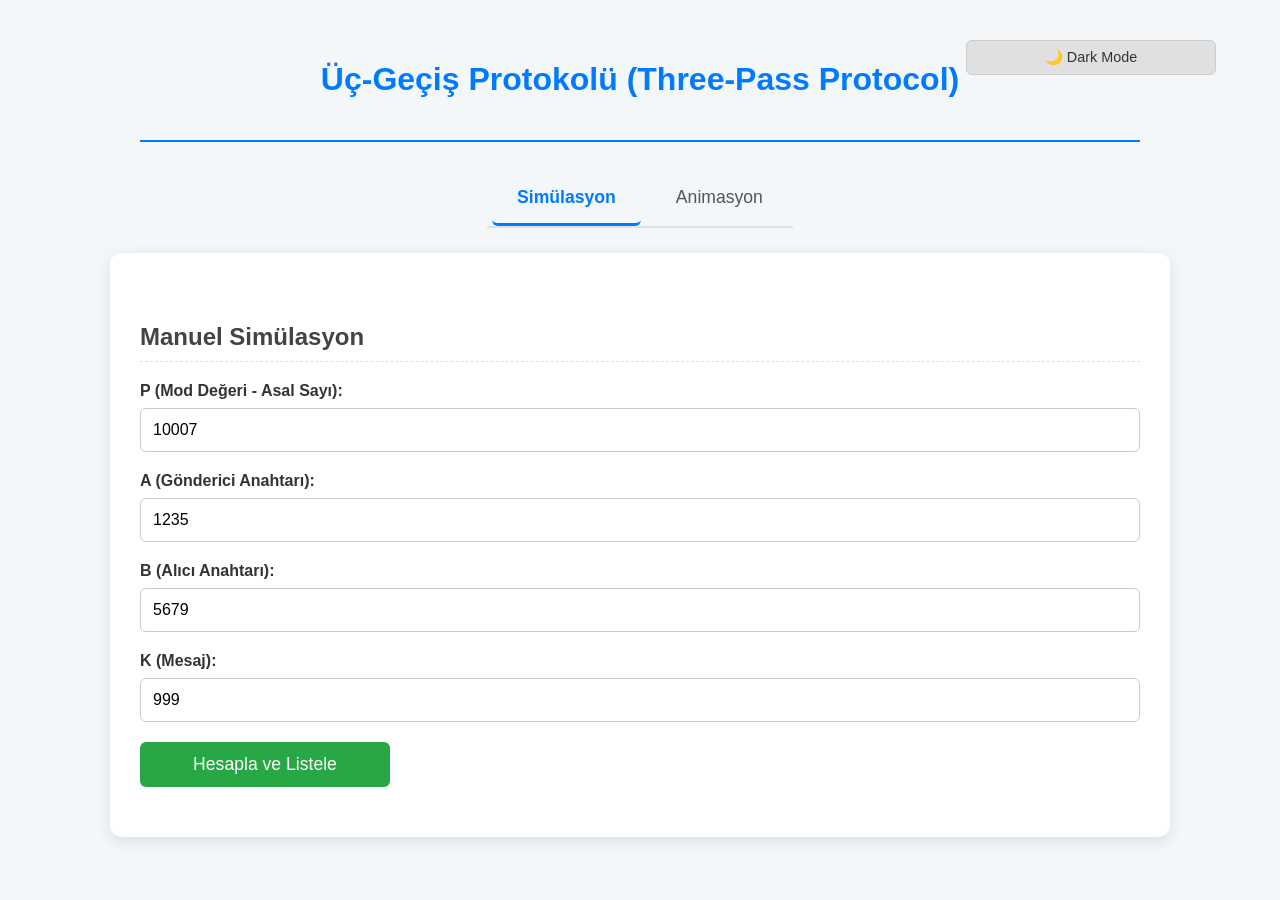
<file: ucgecis/ucgecis.html>
<!DOCTYPE html>
<html lang="tr">
<head>
    <meta charset="UTF-8">
    <meta name="viewport" content="width=device-width, initial-scale=1.0">
    <title>Üç-Geçiş Protokolü</title>
    <link rel="stylesheet" href="../css/style.css">
    <link rel="stylesheet" href="https://cdnjs.cloudflare.com/ajax/libs/font-awesome/6.4.0/css/all.min.css">
    <style>
        
        .step-container {
            background: #fff;
            border: 1px solid #ddd;
            border-radius: 8px;
            padding: 15px;
            margin-top: 15px;
            box-shadow: 0 2px 5px rgba(0,0,0,0.05);
        }
        .step-title {
            font-weight: bold;
            color: #007bff;
            display: block;
            margin-bottom: 10px;
            border-bottom: 1px solid #eee;
            padding-bottom: 5px;
        }
        .step-value {
            font-family: 'Courier New', monospace;
            background: #f8f9fa;
            padding: 2px 8px;
            border-radius: 4px;
            border: 1px solid #e9ecef;
            font-weight: bold;
            display: inline-block;
            margin: 5px 0;
            word-break: break-all;
        }
        .formula { font-style: italic; color: #6c757d; font-size: 0.9em; margin-left: 5px; }

        
        .simulation-stage {
            display: flex;
            justify-content: space-between;
            align-items: center;
            padding: 40px;
            background-color: #f8f9fa;
            border-radius: 12px;
            border: 1px solid #dee2e6;
            margin-top: 20px;
            position: relative;
            height: 300px;
            overflow: hidden;
        }
        .actor { text-align: center; z-index: 2; width: 100px; }
        .actor i { font-size: 3em; color: #555; margin-bottom: 10px; }
        .actor-name { font-weight: bold; display: block; }
        .actor-key { font-size: 0.8em; color: #007bff; background: #e9ecef; padding: 2px 6px; border-radius: 4px; margin-top: 5px; display: inline-block; }
        
        .message-box {
            position: absolute;
            left: 120px;
            top: 50%;
            transform: translateY(-50%);
            background-color: #ffc107;
            border: 2px solid #e0a800;
            padding: 15px;
            border-radius: 8px;
            text-align: center;
            min-width: 120px;
            transition: left 1.5s ease-in-out, transform 0.5s;
            z-index: 3;
            box-shadow: 0 4px 6px rgba(0,0,0,0.1);
        }
        .message-content { font-weight: bold; display: block; margin-bottom: 5px; }
        .lock-container { display: flex; justify-content: center; gap: 5px; }
        .lock { font-size: 1.2em; color: #dc3545; transition: opacity 0.5s; }
        .lock.unlocked { color: #28a745; opacity: 0.5; }

        .controls { display: flex; justify-content: center; gap: 10px; margin-top: 20px; }
        .controls button { width: auto; padding: 8px 20px; }
        .step-info { margin-top: 20px; padding: 15px; border-left: 4px solid #007bff; background: #e7f1ff; border-radius: 4px; }

       
        body.dark .step-container, body.dark .simulation-stage { background: #2c2c2c; border-color: #444; }
        body.dark .step-value { background: #1e1e1e; border-color: #555; color: #f0f0f0; }
        body.dark .formula { color: #bbb; }
        body.dark .actor i { color: #ccc; }
        body.dark .message-box { background-color: #bfa15f; border-color: #8f763b; color: #000; }
        body.dark .step-info { background-color: #1e2a36; border-left-color: #00aaff; color: #fff; }
        
        .status-badge {
            display: inline-block;
            padding: 10px;
            border-radius: 6px;
            margin-top: 10px;
            width: 100%;
            box-sizing: border-box;
        }
        .status-error { background-color: #f8d7da; color: #721c24; border: 1px solid #f5c6cb; }
        .status-success { background-color: #d4edda; color: #155724; border: 1px solid #c3e6cb; }
    </style>
</head>
<body>

    <header>
        <h1>Üç-Geçiş Protokolü (Three-Pass Protocol)</h1>
        <button id="modeToggle" class="mode-toggle">🌙 Dark Mode</button>
    </header>

    <nav class="tabs">
        <button data-tab="tabSimulation" class="active">Simülasyon</button>
        <button data-tab="tabAnimation">Animasyon</button>
    </nav>

    <main>
        
        <section id="tabSimulation" class="content-section tab active">
            <h2>Manuel Simülasyon</h2>
            <div class="input-group">
                <label for="sim_P">P (Mod Değeri - Asal Sayı):</label>
                <input type="number" id="sim_P" placeholder="Örn: 10007" value="10007">
            </div>
            <div class="input-group">
                <label for="sim_A">A (Gönderici Anahtarı):</label>
                <input type="number" id="sim_A" placeholder="Örn: 1235" value="1235">
            </div>
            <div class="input-group">
                <label for="sim_B">B (Alıcı Anahtarı):</label>
                <input type="number" id="sim_B" placeholder="Örn: 5679" value="5679">
            </div>
            <div class="input-group">
                <label for="sim_K">K (Mesaj):</label>
                <input type="number" id="sim_K" placeholder="Örn: 999" value="999">
            </div>
            
            <button id="btnRunSimulation">Hesapla ve Listele</button>
            <div id="sim_ValidationArea"></div>

            <div id="simResults" class="hidden">
                <h3>Protokol Adımları ve Değerler</h3>
                
                <div class="step-container">
                    <span class="step-title">1. Anahtar Tersleri</span>
                    <div>A anahtarının tersi (A⁻¹): <span id="txtInvA" class="step-value">-</span> <span class="formula">(A * A⁻¹) ≡ 1 mod (P-1)</span></div>
                    <div>B anahtarının tersi (B⁻¹): <span id="txtInvB" class="step-value">-</span> <span class="formula">(B * B⁻¹) ≡ 1 mod (P-1)</span></div>
                </div>

                <div class="step-container">
                    <span class="step-title">2. Şifreleme Süreci (Üç-Geçiş)</span>
                    
                    <div style="margin-bottom: 10px;">
                        <strong>1. Geçiş:</strong> Gönderici K mesajını A anahtarı ile kilitledikten sonraki elde edilen değer (C1):<br>
                        <span id="txtC1" class="step-value">-</span> <span class="formula">C1 ≡ Kᴬ mod P</span>
                    </div>

                    <div style="margin-bottom: 10px;">
                        <strong>2. Geçiş:</strong> Alıcı aldığı mesajı B anahtarı ile kilitledikten sonraki elde edilen değer (C2):<br>
                        <span id="txtC2" class="step-value">-</span> <span class="formula">C2 ≡ C1ᴮ mod P</span>
                    </div>

                    <div style="margin-bottom: 10px;">
                        <strong>3. Geçiş:</strong> Gönderici aldığı mesajı A⁻¹ anahtar tersi ile açtıktan sonra elde edilen değer (C3):<br>
                        <span id="txtC3" class="step-value">-</span> <span class="formula">C3 ≡ C2^(A⁻¹) mod P</span>
                    </div>
                </div>

                <div class="step-container">
                    <span class="step-title">3. Sonuç (De-şifreleme)</span>
                    
                    <div>
                        Alıcı aldığı mesajı B⁻¹ anahtar tersi ile açtıktan sonra elde edilen değer (Sonuç):<br>
                        <span id="txtFinal" class="step-value">-</span> <span class="formula">Sonuç ≡ C3^(B⁻¹) mod P</span>
                    </div>
                </div>
            </div>
        </section>

       
        <section id="tabAnimation" class="content-section tab">
            <h2>Görsel Animasyon</h2>
            <div class="input-group">
                <label for="anim_P">P (Mod Değeri - Asal Sayı):</label>
                <input type="number" id="anim_P" placeholder="Örn: 10007" value="10007">
            </div>
            <div class="input-group">
                <label for="anim_A">A (Gönderici Anahtarı):</label>
                <input type="number" id="anim_A" placeholder="Örn: 1235" value="1235">
            </div>
            <div class="input-group">
                <label for="anim_B">B (Alıcı Anahtarı):</label>
                <input type="number" id="anim_B" placeholder="Örn: 5679" value="5679">
            </div>
            <div class="input-group">
                <label for="anim_K">K (Mesaj):</label>
                <input type="number" id="anim_K" placeholder="Örn: 999" value="999">
            </div>

            <button id="btnRunAnimation">Animasyonu Hazırla</button>
            <div id="anim_ValidationArea"></div>

            <div id="animationContainer" class="hidden">
                <div class="simulation-stage">
                    <div class="actor">
                        <i class="fas fa-user"></i>
                        <span class="actor-name">Gönderici</span>
                        <span class="actor-key">A</span>
                    </div>
                    
                    <div class="message-box" id="messageBox">
                        <span class="message-content" id="msgValue">K: ?</span>
                        <div class="lock-container" id="lockContainer"></div>
                    </div>

                    <div class="actor">
                        <i class="fas fa-user-tie"></i>
                        <span class="actor-name">Alıcı</span>
                        <span class="actor-key">B</span>
                    </div>
                </div>

                <div class="step-info" id="stepInfoBox">
                    <strong>Durum:</strong> Başlatılmaya hazır.
                </div>

                <div class="controls">
                    <button id="btnNextStep" disabled>İleri <i class="fas fa-arrow-right"></i></button>
                    <button id="btnReset" class="btn-secondary">Sıfırla</button>
                </div>
            </div>
        </section>
    </main>

    <script src="ucgecis.js"></script>
</body>
</html>
</file>
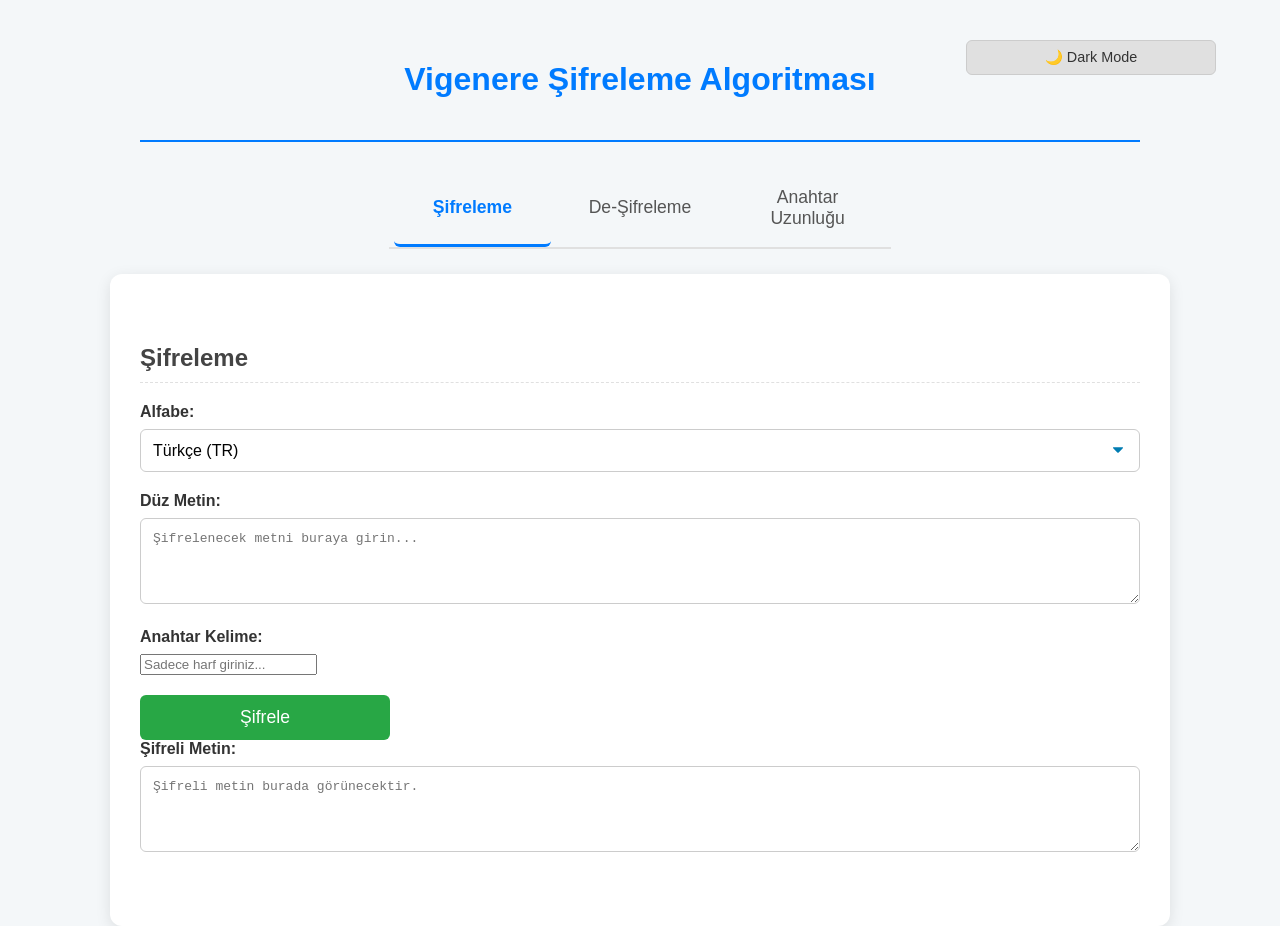
<file: vigenere/vigenere.html>
<!DOCTYPE html>
<html lang="tr">
<head>
    <meta charset="UTF-8">
    <meta name="viewport" content="width=device-width, initial-scale=1.0">
    <title>Vigenere Şifreleme Uygulaması</title>
    <link rel="stylesheet" href="../css/style.css">
</head>
<body>

    <header>
        <h1>Vigenere Şifreleme Algoritması</h1>
        <button id="modeToggle" class="mode-toggle">🌙 Dark Mode</button>
    </header>

    <nav class="tabs">
        <button data-tab="encrypt" class="active">Şifreleme</button>
        <button data-tab="decrypt">De-Şifreleme</button>
        <button data-tab="keylength">Anahtar Uzunluğu</button>
    </nav>

    <main>
        <section id="encrypt" class="content-section tab active">
            <h2>Şifreleme</h2>
            <div class="input-group">
                <label for="alphabetEncrypt">Alfabe:</label>
                <select id="alphabetEncrypt" class="alphabet-select">
                    <option value="tr">Türkçe (TR)</option>
                    <option value="en">İngilizce (EN)</option>
                </select>
            </div>
            <div class="input-group">
                <label for="plainInputEncrypt">Düz Metin:</label>
                <textarea id="plainInputEncrypt" rows="4" placeholder="Şifrelenecek metni buraya girin..."></textarea>
            </div>
            <div class="input-group">
                <label for="keywordEncrypt">Anahtar Kelime:</label>
                <input type="text" id="keywordEncrypt" placeholder="Sadece harf giriniz...">
                <p class="error-message" id="keywordEncryptError"></p>
            </div>
            <button id="btnEncrypt">Şifrele</button>
            <div class="output-group">
                <label for="cipherOutputEncrypt">Şifreli Metin:</label>
                <textarea id="cipherOutputEncrypt" rows="4" readonly placeholder="Şifreli metin burada görünecektir."></textarea>
            </div>
        </section>

        <section id="decrypt" class="content-section tab">
            <h2>De-Şifreleme</h2>
             <div class="input-group">
                <label for="alphabetDecrypt">Alfabe:</label>
                <select id="alphabetDecrypt" class="alphabet-select">
                    <option value="tr">Türkçe (TR)</option>
                    <option value="en">İngilizce (EN)</option>
                </select>
            </div>
            <div class="input-group">
                <label for="cipherInputDecrypt">Şifreli Metin:</label>
                <textarea id="cipherInputDecrypt" rows="4" placeholder="De-şifrelenecek metni buraya girin..."></textarea>
            </div>
            <div class="input-group">
                <label for="keywordDecrypt">Anahtar Kelime:</label>
                <input type="text" id="keywordDecrypt" placeholder="Sadece harf giriniz...">
                 <p class="error-message" id="keywordDecryptError"></p>
            </div>
            <button id="btnDecrypt">De-Şifrele</button>
            <div class="output-group">
                <label for="plainOutputDecrypt">Düz Metin:</label>
                <textarea id="plainOutputDecrypt" rows="4" readonly placeholder="Düz metin burada görünecektir."></textarea>
            </div>
        </section>

        <section id="keylength" class="content-section tab">
            <h2>Muhtemel Anahtar Uzunluğu Tahmini (Kasiski Testi)</h2>
             <div class="input-group">
                <label for="alphabetKeylength">Alfabe:</label>
                <select id="alphabetKeylength" class="alphabet-select">
                    <option value="tr">Türkçe (TR)</option>
                    <option value="en">İngilizce (EN)</option>
                </select>
            </div>
            <div class="input-group">
                <label for="keylengthInput">Şifreli Metin:</label>
                <textarea id="keylengthInput" rows="6" placeholder="Anahtar uzunluğu tahmin edilecek metni buraya girin..."></textarea>
            </div>
            <div class="input-group">
                <label for="maxKeyLength">Test Edilecek En Büyük Anahtar Uzunluğu:</label>
                <input type="number" id="maxKeyLength" value="15" min="2" max="30">
            </div>
            <button id="btnFindKeyLength">Anahtar Uzunluğunu Bul</button>
            <div class="output-group">
                <h4>Analiz Sonuçları (Tekrarlayan Dizi Mesafelerinin Bölenleri):</h4>
                <pre id="keylengthResults" class="info-text" style="text-align: left; white-space: pre-wrap; max-height: 300px; overflow-y: auto;">Sonuçlar burada gösterilecek.</pre>
                 <p><strong>En Çok Tekrar Eden Bölen (Muhtemel Anahtar Uzunluğu):</strong> <span id="probableKeyLength" class="highlight">Henüz hesaplanmadı</span></p>
            </div>
        </section>
    </main>

    <script src="vigenere.js"></script>
</body>
</html>
</file>
<file: main-style.css>
@import url('https://fonts.googleapis.com/css2?family=Poppins:wght@300;400;600;700&display=swap');

body {
    font-family: 'Poppins', 'Segoe UI', Tahoma, Geneva, Verdana, sans-serif;
    background-color: #f0f2f5;
    color: #333;
    margin: 0;
    display: flex;
    justify-content: center;
    align-items: center;
    min-height: 100vh;
    padding: 20px;
    box-sizing: border-box;
}

.container {
    text-align: center;
    max-width: 900px;
    width: 100%;
}

header {
    margin-bottom: 50px;
}

/* --- LOGO STİLİ DÜZELTİLDİ --- */
.main-logo {
    width: 180px;
    height: 180px;
    border-radius: 50%;
    object-fit: contain; /* DEĞİŞTİ: Resmin tamamının görünmesini sağlar */
    background-color: #fff; /* EKLENDİ: Resim arkasındaki boşluğu beyaz yapar */
    margin-bottom: 25px;
    box-shadow: 0 4px 15px rgba(0, 0, 0, 0.1);
    border: 4px solid #fff;
}

header h1 {
    color: #1c1e21;
    font-size: 3em;
    font-weight: 700;
    margin-bottom: 10px;
}

header p {
    font-size: 1.25em;
    color: #606770;
    max-width: 600px;
    margin: 0 auto;
}

.choice-container {
    display: grid;
    /* Ekran genişliğine göre esnek sütun sayısı (en az 280px genişliğinde) */
    grid-template-columns: repeat(auto-fit, minmax(280px, 1fr));
    gap: 30px;
    margin-top: 40px; /* main'den kopyalandı, tutarlılık için */
}

.algorithm-card {
    background-color: #ffffff;
    border: 1px solid #dddfe2;
    border-radius: 12px;
    padding: 30px;
    text-decoration: none;
    color: inherit;
    box-shadow: 0 2px 4px rgba(0, 0, 0, 0.1), 0 8px 16px rgba(0, 0, 0, 0.1);
    transition: transform 0.2s ease-in-out, box-shadow 0.2s ease-in-out;
    display: flex;
    align-items: center;
    text-align: left;
}

.algorithm-card:hover {
    transform: translateY(-5px);
    box-shadow: 0 4px 8px rgba(0, 0, 0, 0.1), 0 12px 24px rgba(0, 0, 0, 0.1);
}

.card-content h2 {
    margin: 0 0 10px 0;
    color: #0d6efd;
    font-size: 1.5em;
    font-weight: 600;
}

.card-content p {
    margin: 0;
    color: #606770;
    font-size: 1em;
    line-height: 1.5;
}

.card-content code {
    background-color: #e9ecef;
    padding: 2px 5px;
    border-radius: 4px;
    font-family: 'Courier New', Courier, monospace;
}

/* Responsive tasarım */
@media (max-width: 768px) {
    .choice-container {
        grid-template-columns: 1fr;
    }
    header h1 {
        font-size: 2.2em;
    }
}
</file>
<file: css/style.css>
body {
    font-family: 'Segoe UI', Tahoma, Geneva, Verdana, sans-serif;
    background-color: #f4f7f9;
    color: #333;
    margin: 0;
    padding: 0;
    display: flex;
    flex-direction: column;
    align-items: center;
    padding-top: 20px;
}

header {
    width: 90%;
    max-width: 1000px;
    text-align: center;
    padding: 20px 0;
    border-bottom: 2px solid #007bff;
    margin-bottom: 30px;
}

h1 {
    color: #007bff;
    font-size: 2em;
    font-weight: 600;
}

main {
    width: 90%;
    max-width: 1000px;
    background-color: #ffffff;
    box-shadow: 0 4px 15px rgba(0, 0, 0, 0.1);
    border-radius: 12px;
    padding: 30px;
}


.tabs {
    display: flex;
    justify-content: center;
    margin-bottom: 25px;
    border-bottom: 2px solid #e0e0e0;
}

.tabs button {
    background-color: transparent;
    border: none;
    padding: 15px 25px;
    font-size: 1.1em;
    cursor: pointer;
    transition: all 0.3s ease;
    border-bottom: 3px solid transparent;
    color: #555;
    font-weight: 500;
    margin: 0 5px;
}

.tabs button:hover {
    color: #007bff;
}

.tabs button.active {
    color: #007bff;
    border-bottom: 3px solid #007bff;
    font-weight: 600;
}


.content-section {
    padding: 20px 0;
}

.content-section h2 {
    color: #444;
    border-bottom: 1px dashed #e0e0e0;
    padding-bottom: 10px;
    margin-bottom: 20px;
}

.input-group, .output-group {
    margin-bottom: 20px;
}

label {
    display: block;
    font-weight: 600;
    margin-bottom: 8px;
    color: #333;
}

textarea, input[type="number"] {
    width: 100%;
    padding: 12px;
    border: 1px solid #ccc;
    border-radius: 6px;
    box-sizing: border-box;
    font-size: 1em;
    transition: border-color 0.3s;
}

textarea:focus, input[type="number"]:focus {
    border-color: #007bff;
    outline: none;
    box-shadow: 0 0 5px rgba(0, 123, 255, 0.2);
}

textarea {
    resize: vertical;
}


button {
    background-color: #28a745; 
    color: white;
    padding: 12px 25px;
    border: none;
    border-radius: 6px;
    cursor: pointer;
    font-size: 1.1em;
    font-weight: 500;
    transition: background-color 0.3s ease;
    margin-top: 10px;
    display: block; 
    width: 100%;
    max-width: 250px;
}

button:hover {
    background-color: #218838;
}


.hidden {
    display: none;
}


.info-text {
    margin-top: 15px;
    padding: 10px;
    border-left: 4px solid #ffc107;
    background-color: #fffbe6;
    color: #856404;
    border-radius: 0 6px 6px 0;
    font-size: 0.9em;
}


@media (max-width: 600px) {
    .tabs button {
        padding: 10px 15px;
        font-size: 0.9em;
    }
    main {
        padding: 20px;
        margin: 10px;
    }
}


.info-text {
    margin-top: 15px;
    padding: 15px;
    border: 1px solid #ffc107;
    background-color: #fffbe6;
    color: #333; 
    border-radius: 6px;
    font-size: 0.95em;
}

.info-text h3 {
    color: #007bff;
    margin-top: 10px;
    margin-bottom: 5px;
    border-bottom: 1px dotted #ccc;
    padding-bottom: 5px;
}


body.dark {
    background-color: #121212;
    color: #e0e0e0;
}
body.dark header {
    border-bottom-color: #007bff;
}
body.dark main {
    background-color: #1e1e1e;
    box-shadow: 0 4px 15px rgba(0, 0, 0, 0.5);
}
body.dark .tabs {
    border-bottom-color: #444;
}
body.dark .tabs button {
    color: #bbb;
}
body.dark .tabs button:hover, body.dark .tabs button.active {
    color: #00aaff;
    border-bottom-color: #00aaff;
}
body.dark .content-section h2 {
    color: #f0f0f0;
    border-bottom-color: #555;
}
body.dark label {
    color: #f0f0f0;
}
body.dark textarea, body.dark input[type="number"], body.dark .alphabet-select {
    background-color: #2c2c2c;
    color: #f0f0f0;
    border-color: #555;
}
body.dark textarea:focus, body.dark input[type="number"]:focus, body.dark .alphabet-select:focus {
    border-color: #00aaff;
    box-shadow: 0 0 5px rgba(0, 170, 255, 0.3);
}
body.dark .info-text {
    background-color: #2c2c2c;
    border-left-color: #ffc107;
    color: #f0f0f0;
}


.mode-toggle {
    position: absolute;
    top: 30px;
    right: 5%;
    background: #e0e0e0;
    color: #333;
    border: 1px solid #ccc;
    padding: 8px 12px;
    border-radius: 6px;
    cursor: pointer;
    font-size: 0.9em;
}
body.dark .mode-toggle {
    background: #333;
    color: #f0f0f0;
    border-color: #555;
}


.alphabet-select {
    width: 100%;
    padding: 12px;
    border: 1px solid #ccc;
    border-radius: 6px;
    box-sizing: border-box;
    font-size: 1em;
    background-color: #fff;
    -webkit-appearance: none;
    -moz-appearance: none;
    appearance: none;
    background-image: url('data:image/svg+xml;charset=US-ASCII,%3Csvg%20xmlns%3D%22http%3A%2F%2Fwww.w3.org%2F2000%2Fsvg%22%20width%3D%22292.4%22%20height%3D%22292.4%22%3E%3Cpath%20fill%3D%22%23007CB2%22%20d%3D%22M287%2069.4a17.6%2017.6%200%200%200-13-5.4H18.4c-5%200-9.3%201.8-12.9%205.4A17.6%2017.6%200%200%200%200%2082.2c0%205%201.8%209.3%205.4%2012.9l128%20127.9c3.6%203.6%207.8%205.4%2012.8%205.4s9.2-1.8%2012.8-5.4L287%2095c3.5-3.5%205.4-7.8%205.4-12.8%200-5-1.9-9.2-5.5-12.8z%22%2F%3E%3C%2Fsvg%3E');
    background-repeat: no-repeat;
    background-position: right 1em top 50%;
    background-size: .65em auto;
}


.candidates-container {
    margin-top: 20px;
}
.candidates-container div {
    margin-bottom: 10px;
}
.useCandidateBtn, .copyCandidateBtn {
    background-color: #007bff;
    color: white;
    padding: 6px 12px;
    border: none;
    border-radius: 4px;
    cursor: pointer;
    font-size: 0.9em;
    margin-right: 5px;
    transition: background-color 0.2s;
    width: auto; 
    display: inline-block;
}
.useCandidateBtn:hover, .copyCandidateBtn:hover {
    background-color: #0056b3;
}
.copyCandidateBtn {
    background-color: #6c757d;
}
.copyCandidateBtn:hover {
    background-color: #5a6268;
}


.content-section.tab {
    display: none;
}
.content-section.tab.active {
    display: block;
}


.modal-overlay {
    position: fixed;
    top: 0;
    left: 0;
    width: 100%;
    height: 100%;
    background-color: rgba(0, 0, 0, 0.6);
    display: flex;
    justify-content: center;
    align-items: center;
    z-index: 1000;
    opacity: 1;
    transition: opacity 0.3s ease;
    backdrop-filter: blur(5px);
}

.modal-overlay.hidden {
    opacity: 0;
    pointer-events: none;
}

.modal-content {
    background: #fff;
    padding: 30px;
    border-radius: 12px;
    box-shadow: 0 5px 25px rgba(0,0,0,0.2);
    width: 90%;
    max-width: 700px;
    max-height: 90vh;
    overflow-y: auto;
    position: relative;
    transform: scale(1);
    transition: transform 0.3s ease;
}

.modal-overlay.hidden .modal-content {
    transform: scale(0.95);
}

body.dark .modal-content {
    background: #1e1e1e;
}

.modal-close {
    position: absolute;
    top: 15px;
    right: 15px;
    background: transparent;
    border: none;
    font-size: 2rem;
    color: #aaa;
    cursor: pointer;
    line-height: 1;
}


.report-header {
    display: flex;
    align-items: center;
    border-bottom: 1px solid #e0e0e0;
    padding-bottom: 15px;
    margin-bottom: 15px;
}
body.dark .report-header { border-bottom-color: #444; }

.report-logo {
    width: 60px; 
    height: auto;
    margin-right: 20px;
}

.report-header h2 {
    margin: 0;
    color: #007bff;
}

.report-body h3 {
    margin-top: 20px;
    margin-bottom: 10px;
    border-bottom: 1px dotted #ccc;
    padding-bottom: 5px;
}

.report-textarea {
    width: 100%;
    padding: 8px;
    border: 1px solid #ccc;
    border-radius: 4px;
    resize: none;
    font-family: monospace;
    font-size: 1rem;
    background-color: #f9f9f9;
}

body.dark .report-textarea {
    background-color: #2c2c2c;
    border-color: #555;
    color: #f0f0f0;
}

.freq-table {
    display: grid;
    grid-template-columns: repeat(auto-fill, minmax(80px, 1fr));
    gap: 10px;
    background: #f4f7f9;
    padding: 10px;
    border-radius: 6px;
    border: 1px solid #e0e0e0;
}
body.dark .freq-table {
    background: #2c2c2c;
    border-color: #444;
}

.freq-item { text-align: center; }

.highlight {
    font-weight: bold;
    color: #28a745;
    background-color: #e9f7eb;
    padding: 2px 6px;
    border-radius: 4px;
}
body.dark .highlight {
    color: #77dd77;
    background-color: #335533;
}

.report-footer {
    text-align: right;
    margin-top: 25px;
    border-top: 1px solid #e0e0e0;
    padding-top: 20px;
}
body.dark .report-footer { border-top-color: #444; }

.report-print-btn {
    background-color: #007bff;
}
.report-print-btn:hover {
    background-color: #0056b3;
}


#generateReportBtn {
    background-color: #ffc107;
    color: #212529;
    margin-top: 20px;
}
#generateReportBtn:hover {
    background-color: #e0a800;
}


@media print {
    body > *:not(.modal-overlay) {
        display: none;
    }
    .modal-overlay {
        position: static;
        background-color: #fff;
        backdrop-filter: none;
    }
    .modal-content {
        box-shadow: none;
        border: 1px solid #000;
        max-width: 100%;
        max-height: none;
        padding: 20px;
    }
    .modal-close, .report-footer {
        display: none;
    }
}



.crack-results-container {
    margin-top: 20px;
}

.crack-result-card {
    background-color: #f8f9fa;
    border: 1px solid #dee2e6;
    border-left: 4px solid #6c757d; 
    border-radius: 8px;
    padding: 15px;
    margin-bottom: 12px;
    display: flex;
    flex-direction: column;
    gap: 10px;
    transition: box-shadow 0.2s ease-in-out;
}

.crack-result-card:hover {
    box-shadow: 0 4px 12px rgba(0,0,0,0.08);
}


.crack-result-card.is-suggestion {
    border-left-color: #007bff; 
    background-color: #e7f1ff;
}

.card-header {
    display: flex;
    justify-content: space-between;
    align-items: center;
}

.result-key-badge {
    font-weight: bold;
    background-color: #6c757d;
    color: white;
    padding: 4px 10px;
    border-radius: 12px;
    font-size: 0.9em;
}

.is-suggestion .result-key-badge {
    background-color: #007bff;
}

.suggestion-map {
    font-style: italic;
    color: #555;
    font-size: 0.9em;
}

.result-text {
    font-family: 'Courier New', Courier, monospace;
    font-size: 1.1em;
    background-color: #fff;
    padding: 10px;
    border-radius: 6px;
    word-break: break-all;
    border: 1px solid #e0e0e0;
}

.result-actions {
    display: flex;
    gap: 10px;
    justify-content: flex-end; 
}


.result-actions .useCandidateBtn,
.result-actions .copyCandidateBtn {
    padding: 6px 15px;
    font-size: 0.9em;
    width: auto; 
    display: inline-block;
    margin-top: 0;
}


.collapsible-toggle {
    background-color: #28a745;
    border: 1px solid #ccc;
    padding: 12px 15px;
    width: 100%;
    text-align: left;
    font-size: 1.1em;
    font-weight: bold;
    cursor: pointer;
    border-radius: 6px;
    margin-bottom: 10px;
    transition: background-color 0.2s;
}
.collapsible-toggle:hover {
    background-color: #e0e0e0;
}
.collapsible-toggle::after {
    content: '▼'; 
    float: right;
    transition: transform 0.2s;
}

.collapsible-toggle.active::after {
    transform: rotate(180deg); 
}

.collapsible-content {
    max-height: 0;
    overflow: hidden;
    transition: max-height 0.3s ease-out;
    background-color: #fafafa;
    border-radius: 6px;
    padding: 0 10px;
}


/* Dark Mode için eklemeler */
body.dark .crack-result-card {
    background-color: #2a2a2a;
    border-color: #444;
    border-left-color: #6c757d;
}
body.dark .crack-result-card.is-suggestion {
    background-color: #2a3a50;
    border-left-color: #00aaff;
}
body.dark .is-suggestion .result-key-badge {
    background-color: #00aaff;
}
body.dark .result-text {
    background-color: #1c1c1c;
    border-color: #555;
}
body.dark .suggestion-map {
    color: #bbb;
}
body.dark .collapsible-toggle {
    background-color: #333;
    border-color: #555;
}
body.dark .collapsible-toggle:hover {
    background-color: #444;
}
body.dark .collapsible-content {
    background-color: #2c2c2c;
}


.report-results-list {
    max-height: 250px; 
    overflow-y: auto;  
    border: 1px solid #e0e0e0;
    border-radius: 6px;
    padding: 10px;
    background-color: #f8f9fa;
}

body.dark .report-results-list {
    border-color: #444;
    background-color: #2c2c2c;
}


.report-results-list .crack-result-card {
    margin-bottom: 8px;
}


.report-section {
    margin-top: 25px;
}

.report-section h3 {
    font-size: 1.2em;
    color: #007bff;
    margin-bottom: 15px;
    border-bottom: 2px solid #007bff33;
    padding-bottom: 5px;
}


.result-card {
    background-color: #f9fafc;
    border: 1px solid #dee2e6;
    border-left: 5px solid #007bff;
    border-radius: 10px;
    padding: 12px 15px;
    margin-bottom: 12px;
    transition: box-shadow 0.2s ease-in-out, transform 0.2s;
}

.result-card:hover {
    box-shadow: 0 4px 12px rgba(0,0,0,0.08);
    transform: translateY(-2px);
}


.result-card.freq {
    border-left-color: #28a745;
    background-color: #eaf7ed;
}


.result-card.brute {
    border-left-color: #6c757d;
    background-color: #f8f9fa;
}


.result-card .key {
    font-weight: bold;
    color: #007bff;
}


.result-card .mapping {
    font-size: 0.9em;
    color: #555;
    font-style: italic;
}


.result-card .decoded {
    font-family: 'Courier New', monospace;
    margin-top: 6px;
    padding: 6px 8px;
    background-color: #fff;
    border-radius: 6px;
    border: 1px solid #e0e0e0;
    word-wrap: break-word;
}

body.dark .result-card {
    background-color: #2a2a2a;
    border-color: #444;
}
body.dark .result-card.freq {
    background-color: #2e3b30;
    border-left-color: #00c851;
}
body.dark .result-card.brute {
    background-color: #303030;
    border-left-color: #999;
}
body.dark .result-card .decoded {
    background-color: #1e1e1e;
    border-color: #555;
    color: #f0f0f0;
}
/* --- Hata Mesajı Stilleri (YENİ EKLENDİ) --- */
.error-message {
    color: #dc3545; /* Canlı bir kırmızı */
    font-size: 0.875em;
    font-weight: 500;
    margin-top: 5px;
    display: none; /* Varsayılan olarak gizli */
}
.error-message.visible {
    display: block; /* Görünür yapmak için */
}
input.invalid {
    border-color: #dc3545 !important;
    box-shadow: 0 0 5px rgba(220, 53, 69, 0.25) !important;
}


/* --- Daraltılabilir Bölüm Stilleri --- */
.collapsible-toggle {
    background-color: #f8f9fa; /* Nötr, açık gri arkaplan */
</file>
